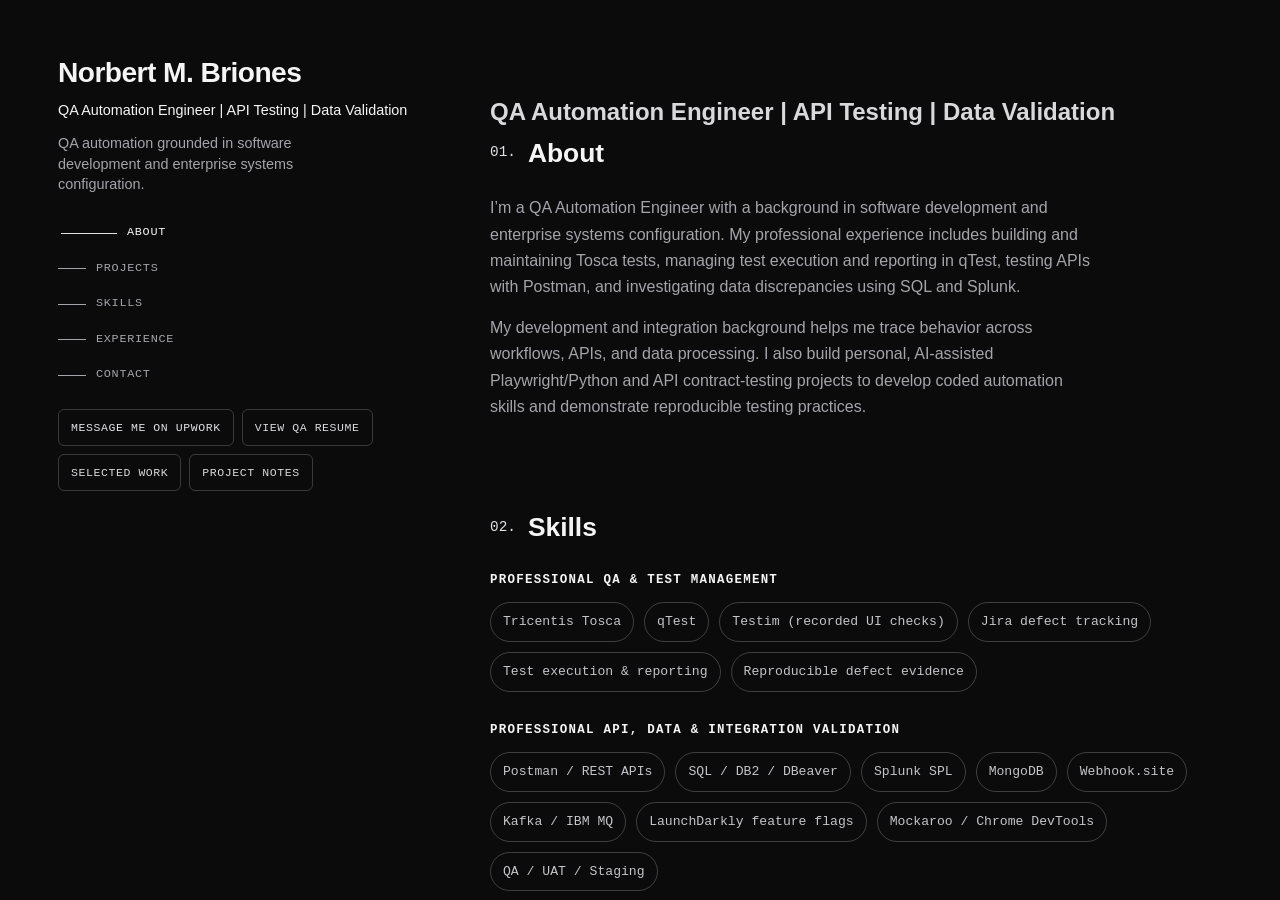
<file: index.html>
<!doctype html>
<html lang="en">
  <head>
    <meta charset="UTF-8" />
    <link rel="icon" type="image/svg+xml" href="./favicon.svg" />
    <meta name="viewport" content="width=device-width, initial-scale=1.0" />
    <title>Norbert Briones | QA Automation Engineer</title>
    <meta name="description" content="QA Automation Engineer focused on API testing, data validation, test management, and integration testing." />
    <script type="module" crossorigin src="./assets/main-DugrAKdp.js"></script>
    <link rel="stylesheet" crossorigin href="./assets/main-4YdyzbIc.css">
  </head>
  <body>
    <div class="layout" id="top">
      <aside class="sidebar">
        <a class="brand" href="#top">Norbert M. Briones</a>
        <p class="role">QA Automation Engineer | API Testing | Data Validation</p>
        <p class="intro-copy">
          QA automation grounded in software development and enterprise systems configuration.
        </p>

        <button class="nav-toggle" aria-label="Toggle section navigation" aria-expanded="false">Sections</button>

        <nav class="section-nav" aria-label="Primary" id="navList">
          <a href="#about">About</a>
          <a href="#projects">Projects</a>
          <a href="#skills">Skills</a>
          <a href="#experience">Experience</a>
          <a href="#contact">Contact</a>
        </nav>

        <div class="sidebar-actions">
          <a
            class="button"
            href="https://www.upwork.com/freelancers/~01d5706c32a021482e?mp_source=share"
            target="_blank"
            rel="noopener noreferrer"
          >
            Message me on Upwork
          </a>
          <a class="button button-outline" href="https://drive.google.com/file/d/1pd2W1pltBjJDShQycAM0wSuHgc9hG_6-/view?usp=sharing" target="_blank" rel="noopener noreferrer">View QA Resume</a>
          <a class="button button-outline" href="./case-studies.html">Selected Work</a>
          <a class="button button-outline" href="./documentation.html">Project Notes</a>
        </div>
      </aside>

      <main class="content">
        <section class="section" id="about">
          <h1 class="page-title">QA Automation Engineer | API Testing | Data Validation</h1>
          <h2><span class="section-index">01.</span> About</h2>
          <p>
            I’m a QA Automation Engineer with a background in software development and enterprise systems configuration. My professional experience includes building and maintaining Tosca tests, managing test execution and reporting in qTest, testing APIs with Postman, and investigating data discrepancies using SQL and Splunk.
          </p>
          <p>
            My development and integration background helps me trace behavior across workflows, APIs, and data processing. I also build personal, AI-assisted Playwright/Python and API contract-testing projects to develop coded automation skills and demonstrate reproducible testing practices.
          </p>
        </section>

        <section class="section" id="skills">
          <h2><span class="section-index">02.</span> Skills</h2>
          <div class="skill-groups">
            <div class="skill-group">
              <h3 class="skill-group-title">Professional QA &amp; Test Management</h3>
              <div class="chip-grid">
                <span class="chip">Tricentis Tosca</span>
                <span class="chip">qTest</span>
                <span class="chip">Testim (recorded UI checks)</span>
                <span class="chip">Jira defect tracking</span>
                <span class="chip">Test execution &amp; reporting</span>
                <span class="chip">Reproducible defect evidence</span>
              </div>
            </div>
            <div class="skill-group">
              <h3 class="skill-group-title">Professional API, Data &amp; Integration Validation</h3>
              <div class="chip-grid">
                <span class="chip">Postman / REST APIs</span>
                <span class="chip">SQL / DB2 / DBeaver</span>
                <span class="chip">Splunk SPL</span>
                <span class="chip">MongoDB</span>
                <span class="chip">Webhook.site</span>
                <span class="chip">Kafka / IBM MQ</span>
                <span class="chip">LaunchDarkly feature flags</span>
                <span class="chip">Mockaroo / Chrome DevTools</span>
                <span class="chip">QA / UAT / Staging</span>
              </div>
            </div>
            <div class="skill-group">
              <h3 class="skill-group-title">Personal QA Automation Projects</h3>
              <div class="chip-grid">
                <span class="chip">Playwright / Python</span>
                <span class="chip">pytest</span>
                <span class="chip">API contract testing</span>
                <span class="chip">JSON Schema</span>
                <span class="chip">GitHub Actions</span>
              </div>
            </div>
            <div class="skill-group">
              <h3 class="skill-group-title">Development &amp; Configuration Background</h3>
              <div class="chip-grid">
                <span class="chip">Java / JavaScript / Node.js</span>
                <span class="chip">Electron</span>
                <span class="chip">MariaDB</span>
                <span class="chip">Apache POI</span>
                <span class="chip">Visual Basic modernization</span>
                <span class="chip">Claims &amp; policy API workflows</span>
                <span class="chip">Environment configuration validation</span>
              </div>
            </div>
          </div>
        </section>

        <section class="section" id="projects">
          <h2><span class="section-index">03.</span> Personal QA Projects</h2>

          <article class="project-card">
            <div class="project-head">
              <h3>Playwright Python UI/API Test Framework</h3>
            </div>
            <p>A personal, AI-assisted QA project testing a local synthetic work-order app through its UI and API. It is a learning/demo project, not employer work, professional Playwright experience, or a production service.</p>
            <ul>
              <li>Exercises API, browser UI, cross-layer behavior, invalid transitions, isolated test state, and failure diagnostics.</li>
              <li>Hosted Windows and Ubuntu CI reports 56 passing test cases, including parameterized variations.</li>
            </ul>
          </article>

          <article class="project-card">
            <div class="project-head">
              <h3>API Contract Testing Suite</h3>
            </div>
            <p>A personal, AI-assisted learning project testing a read-only FastAPI catalog using independent JSON Schema contracts and exact-value assertions. It is not a production service.</p>
            <ul>
              <li>Covers response contracts, exact known values, errors, and controlled compatibility examples.</li>
              <li>Latest documented hosted CI reports 236 tests on both Windows and Ubuntu; the full practice course and automatic Lab 6 scoring are deferred.</li>
              <li>Test counts include parameterized cases and do not represent completed mastery or production readiness.</li>
            </ul>
          </article>

          <p>These projects are separate from my professional employment history. For details or a walkthrough, please message me through Upwork.</p>
        </section>

        <section class="section" id="experience">
          <h2><span class="section-index">04.</span> Professional Experience</h2>
          <div class="timeline">
            <article class="timeline-item">
              <p class="timeline-period">May 2026 — July 2026</p>
              <div>
                <h3>QA Automation Engineer</h3>
                <p>Eclaro · Rail logistics platform</p>
                <ul>
                  <li>Built and maintained automated test cases in Tricentis Tosca for a freight trip-planning platform.</li>
                  <li>Authored qTest cases, ran execution cycles, linked defects, built reports, and tracked issues in Jira.</li>
                  <li>Tested REST APIs with Postman, validating response payloads, error handling, and business rules.</li>
                  <li>Used DB2 SQL through DBeaver and Splunk queries to validate processing outcomes and investigate data discrepancies.</li>
                  <li>Validated legacy-to-modern regression comparisons, feature-flag behavior, and Kafka/IBM MQ message routing; documented reproducible defects and retested developer fixes.</li>
                </ul>
              </div>
            </article>

            <article class="timeline-item">
              <p class="timeline-period">2020 — May 2026</p>
              <div>
                <h3>Senior Configuration &amp; Systems Engineer</h3>
                <p>Eclaro · Enterprise insurance platform</p>
                <ul>
                  <li>Designed and maintained API workflows for claims and policy management.</li>
                  <li>Validated configurations across QA, UAT, and Staging to support environment promotions.</li>
                  <li>Used Testim to record and rerun UI checks; investigated stalled workflows and API mapping incompatibilities.</li>
                  <li>Refactored field mapping, UUID handling, and post-processing logic; trained QA and configuration colleagues and supported issue investigations.</li>
                </ul>
              </div>
            </article>

            <article class="timeline-item">
              <p class="timeline-period">2018 — 2020</p>
              <div>
                <h3>Senior Programmer / Implementation Lead</h3>
                <p>Software Ventures International (SVI)</p>
                <ul>
                  <li>Modernized legacy Visual Basic banking workflows with an Electron/Node.js desktop application.</li>
                  <li>Integrated OCR, MariaDB REST services, and branch synchronization to support distributed operations.</li>
                  <li>Automated Excel reporting with Apache POI and supported implementation and platform maintenance.</li>
                </ul>
              </div>
            </article>

            <article class="timeline-item">
              <p class="timeline-period">2016 — 2017</p>
              <div>
                <h3>Technical Support Representative</h3>
                <p>Convergys Philippines · U.S. telecommunications account</p>
                <ul><li>Diagnosed technical issues, reproduced faults, and escalated cases.</li></ul>
              </div>
            </article>
          </div>
        </section>

        <section class="section" id="contact">
          <h2><span class="section-index">05.</span> Contact</h2>
          <p>For QA automation, API testing, and data validation opportunities, please message me through Upwork.</p>
          <a class="button" href="https://www.upwork.com/freelancers/~01d5706c32a021482e?mp_source=share" target="_blank" rel="noopener noreferrer">View my Upwork profile</a>
        </section>

        <footer class="site-footer">
          <span>© <span id="year"></span> Norbert M. Briones • Upwork Portfolio</span>
        </footer>
      </main>
    </div>

  </body>
</html>
</file>
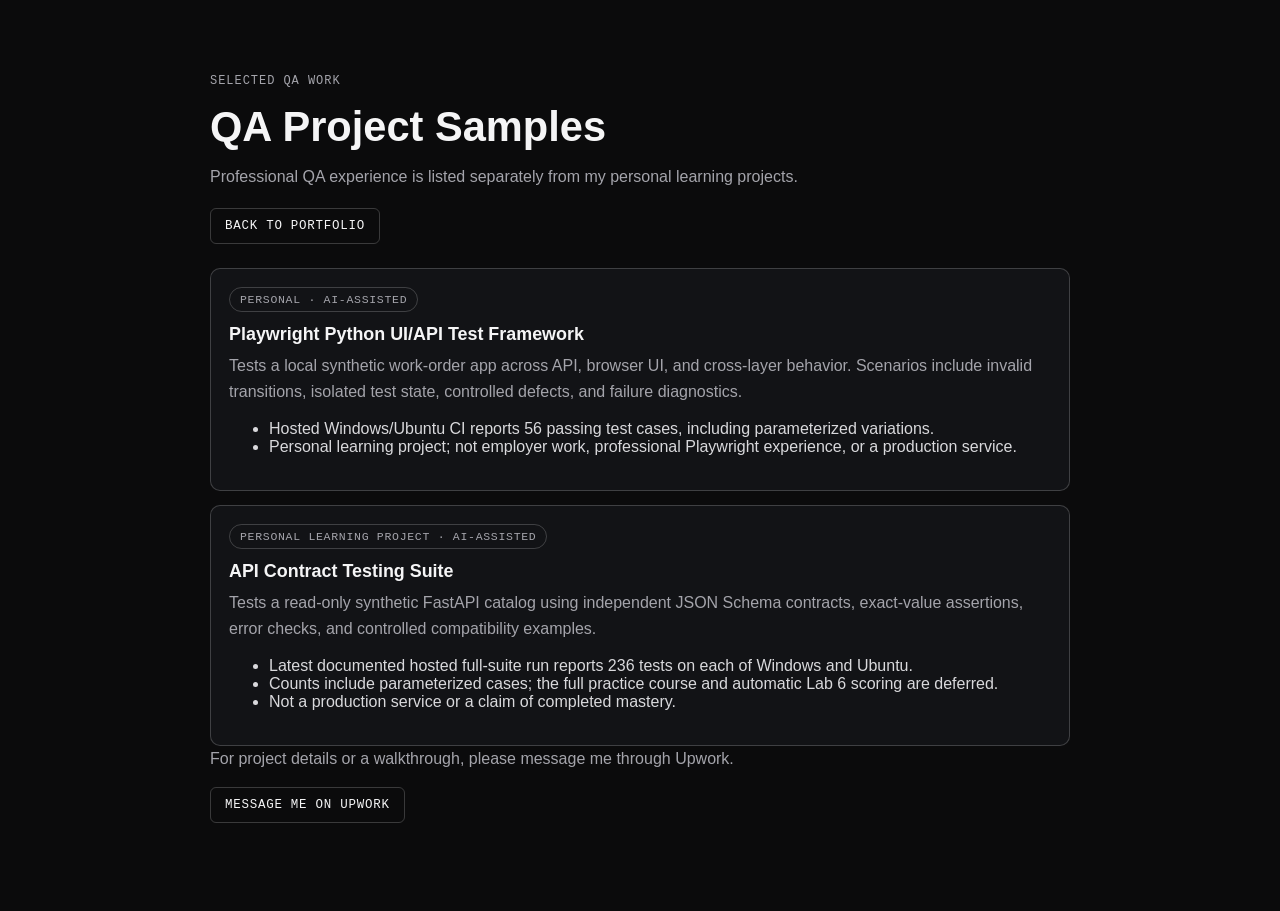
<file: ai-refactor-showcase.html>
<!doctype html>
<html lang="en">
  <head>
    <meta charset="UTF-8" />
    <meta name="viewport" content="width=device-width, initial-scale=1.0" />
    <meta http-equiv="refresh" content="0; url=./case-studies.html" />
    <link rel="canonical" href="./case-studies.html" />
    <title>QA Project Samples • Norbert Briones</title>
  </head>
  <body>
    <main>
      <h1>Project page moved</h1>
      <p>This Upwork variant features personal QA project summaries.</p>
      <a href="./case-studies.html">View QA project samples</a>
    </main>
  </body>
</html>
</file>
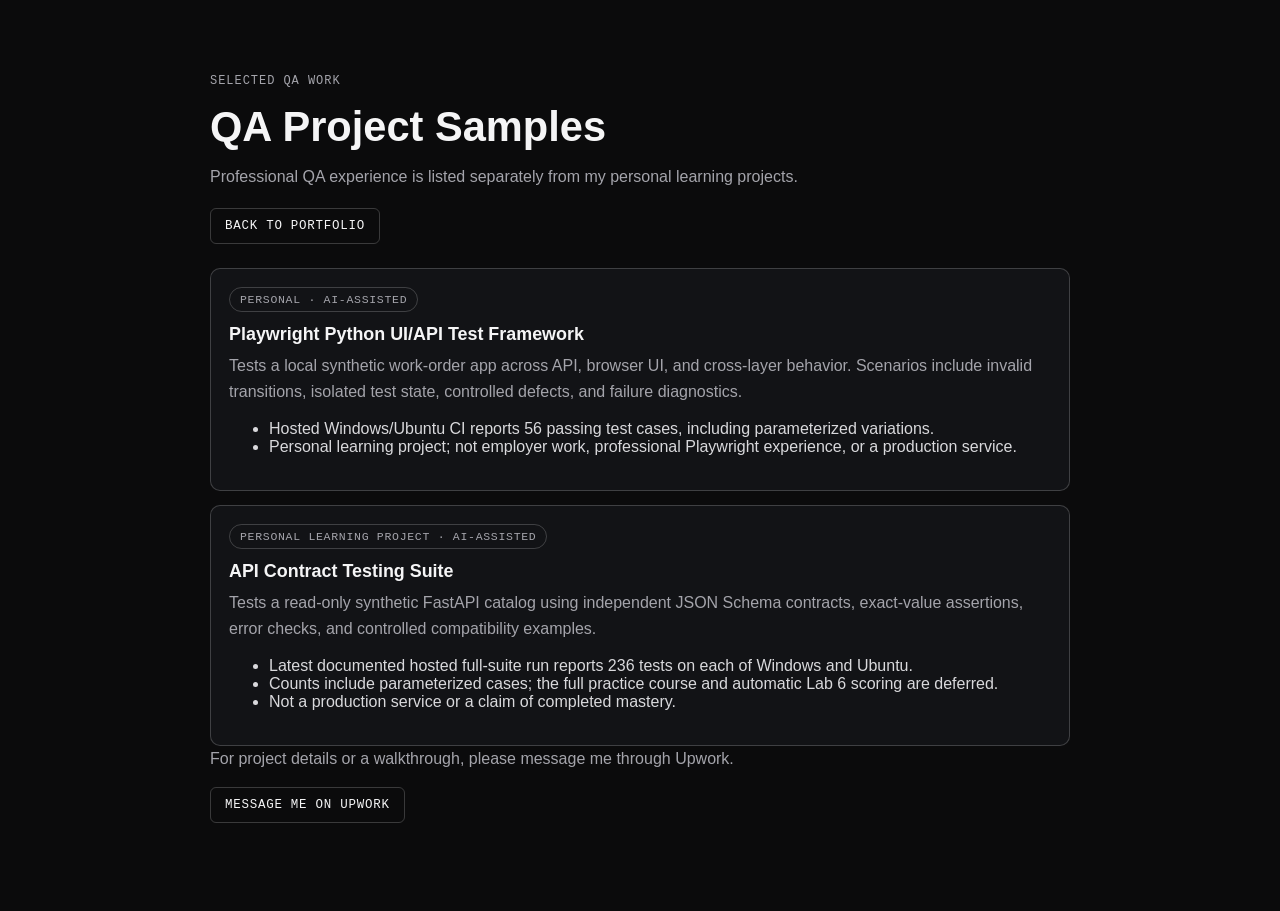
<file: case-studies.html>
<!doctype html>
<html lang="en">
  <head>
    <meta charset="UTF-8" />
    <meta name="viewport" content="width=device-width, initial-scale=1.0" />
    <meta name="description" content="Upwork portfolio QA project samples." />
    <title>QA Project Samples • Norbert Briones</title>
    <link rel="icon" type="image/svg+xml" href="./favicon.svg" />
    <link rel="stylesheet" href="./case-studies.css" />
  </head>
  <body>
    <main class="showcase">
      <header class="hero">
        <p class="eyebrow">Selected QA Work</p>
        <h1>QA Project Samples</h1>
        <p>Professional QA experience is listed separately from my personal learning projects.</p>
        <a class="back-link" href="./index.html">Back to Portfolio</a>
      </header>

      <section class="cases" aria-label="Personal QA projects">
        <article class="case-card">
          <span class="status-chip">Personal · AI-assisted</span>
          <h2>Playwright Python UI/API Test Framework</h2>
          <p>Tests a local synthetic work-order app across API, browser UI, and cross-layer behavior. Scenarios include invalid transitions, isolated test state, controlled defects, and failure diagnostics.</p>
          <ul>
            <li>Hosted Windows/Ubuntu CI reports 56 passing test cases, including parameterized variations.</li>
            <li>Personal learning project; not employer work, professional Playwright experience, or a production service.</li>
          </ul>
        </article>

        <article class="case-card">
          <span class="status-chip">Personal learning project · AI-assisted</span>
          <h2>API Contract Testing Suite</h2>
          <p>Tests a read-only synthetic FastAPI catalog using independent JSON Schema contracts, exact-value assertions, error checks, and controlled compatibility examples.</p>
          <ul>
            <li>Latest documented hosted full-suite run reports 236 tests on each of Windows and Ubuntu.</li>
            <li>Counts include parameterized cases; the full practice course and automatic Lab 6 scoring are deferred.</li>
            <li>Not a production service or a claim of completed mastery.</li>
          </ul>
        </article>
      </section>

      <footer class="hero">
        <p>For project details or a walkthrough, please message me through Upwork.</p>
        <a class="case-link" href="https://www.upwork.com/freelancers/~01d5706c32a021482e?mp_source=share" target="_blank" rel="noopener noreferrer">Message me on Upwork</a>
      </footer>
    </main>
  </body>
</html>
</file>
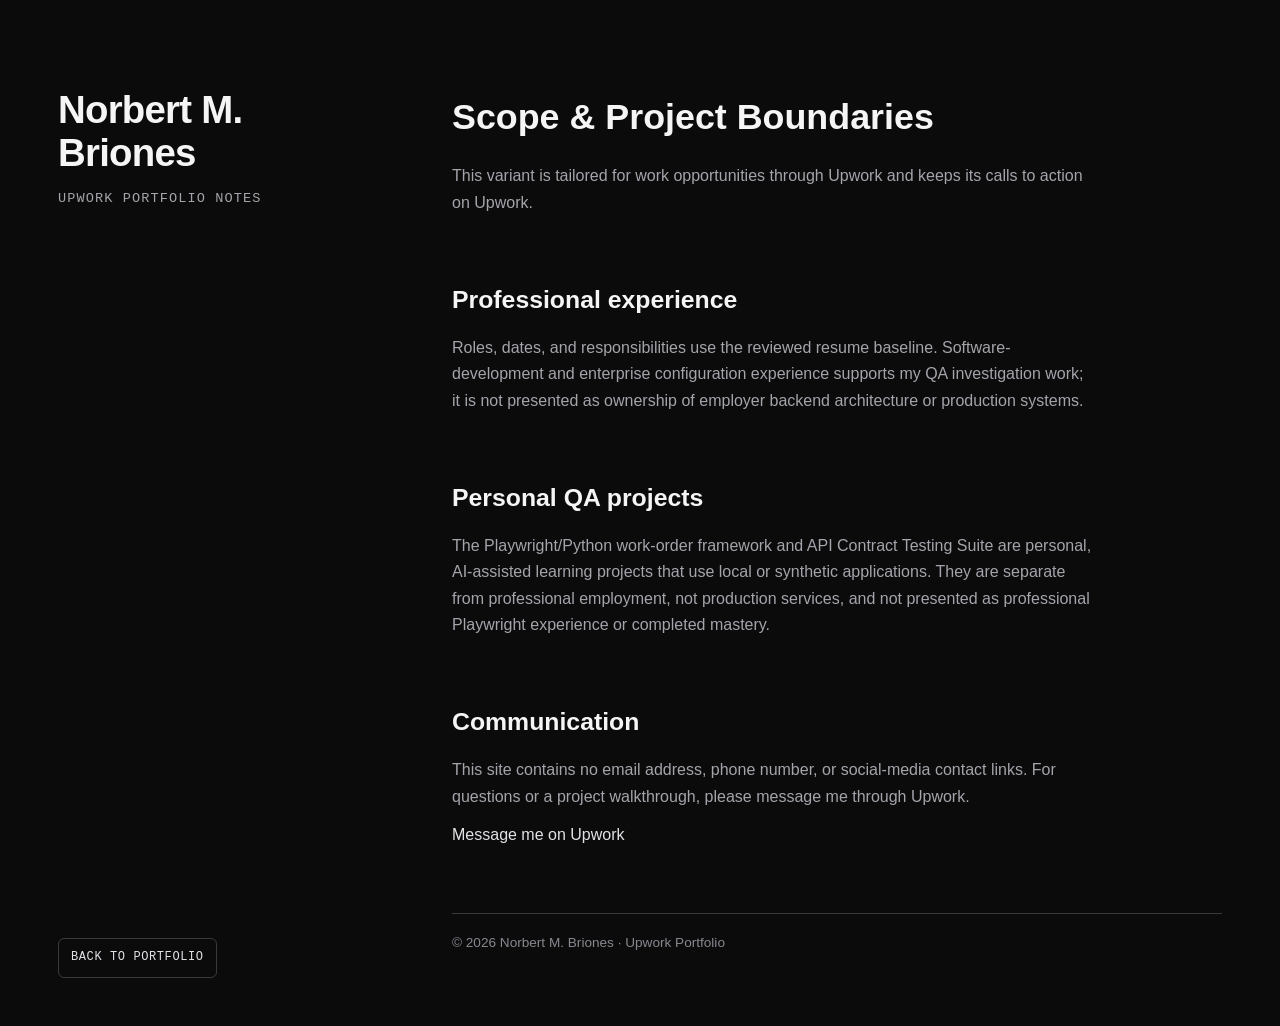
<file: documentation.html>
<!doctype html>
<html lang="en">
  <head>
    <meta charset="UTF-8" />
    <meta name="viewport" content="width=device-width, initial-scale=1.0" />
    <meta name="description" content="Scope and boundaries for this Upwork-focused QA Automation portfolio." />
    <title>Upwork Portfolio Notes • Norbert Briones</title>
    <link rel="icon" type="image/svg+xml" href="./favicon.svg" />
    <link rel="stylesheet" href="./documentation.css" />
  </head>
  <body>
    <div class="docs-layout" id="top">
      <aside class="docs-sidebar">
        <a class="docs-brand" href="./index.html">Norbert M. Briones</a>
        <p class="docs-subtitle">Upwork Portfolio Notes</p>
        <div class="docs-actions">
          <a href="./index.html">Back to Portfolio</a>
        </div>
      </aside>

      <main class="docs-content">
        <section class="docs-section">
          <h1>Scope &amp; Project Boundaries</h1>
          <p>This variant is tailored for work opportunities through Upwork and keeps its calls to action on Upwork.</p>
        </section>

        <section class="docs-section">
          <h2>Professional experience</h2>
          <p>Roles, dates, and responsibilities use the reviewed resume baseline. Software-development and enterprise configuration experience supports my QA investigation work; it is not presented as ownership of employer backend architecture or production systems.</p>
        </section>

        <section class="docs-section">
          <h2>Personal QA projects</h2>
          <p>The Playwright/Python work-order framework and API Contract Testing Suite are personal, AI-assisted learning projects that use local or synthetic applications. They are separate from professional employment, not production services, and not presented as professional Playwright experience or completed mastery.</p>
        </section>

        <section class="docs-section">
          <h2>Communication</h2>
          <p>This site contains no email address, phone number, or social-media contact links. For questions or a project walkthrough, please message me through Upwork.</p>
          <a class="button button-outline" href="https://www.upwork.com/freelancers/~01d5706c32a021482e?mp_source=share" target="_blank" rel="noopener noreferrer">Message me on Upwork</a>
        </section>

        <footer class="docs-footer">
          <span>© <span id="year"></span> Norbert M. Briones · Upwork Portfolio</span>
        </footer>
      </main>
    </div>

    <script>
      const year = document.querySelector('#year');
      if (year) year.textContent = new Date().getFullYear();
    </script>
  </body>
</html>
</file>
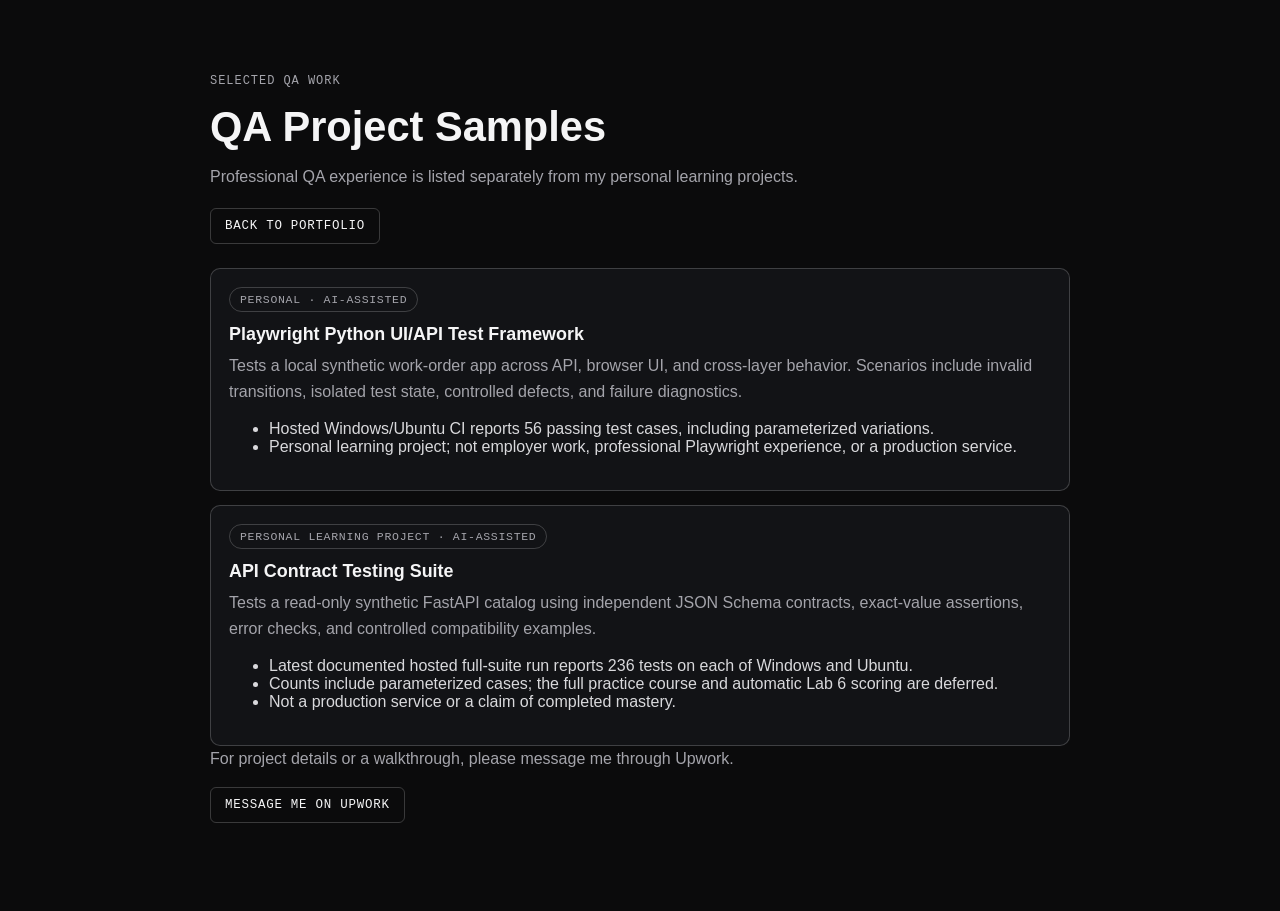
<file: insurtech-prototype.html>
<!doctype html>
<html lang="en">
  <head>
    <meta charset="UTF-8" />
    <meta name="viewport" content="width=device-width, initial-scale=1.0" />
    <meta http-equiv="refresh" content="0; url=./case-studies.html" />
    <link rel="canonical" href="./case-studies.html" />
    <title>QA Project Samples • Norbert Briones</title>
    <link rel="icon" type="image/svg+xml" href="./favicon.svg" />
  </head>
  <body>
    <main>
      <h1>Project page moved</h1>
      <p>This Upwork variant features personal QA project summaries.</p>
      <a href="./case-studies.html">View QA project samples</a>
    </main>
  </body>
</html>
</file>
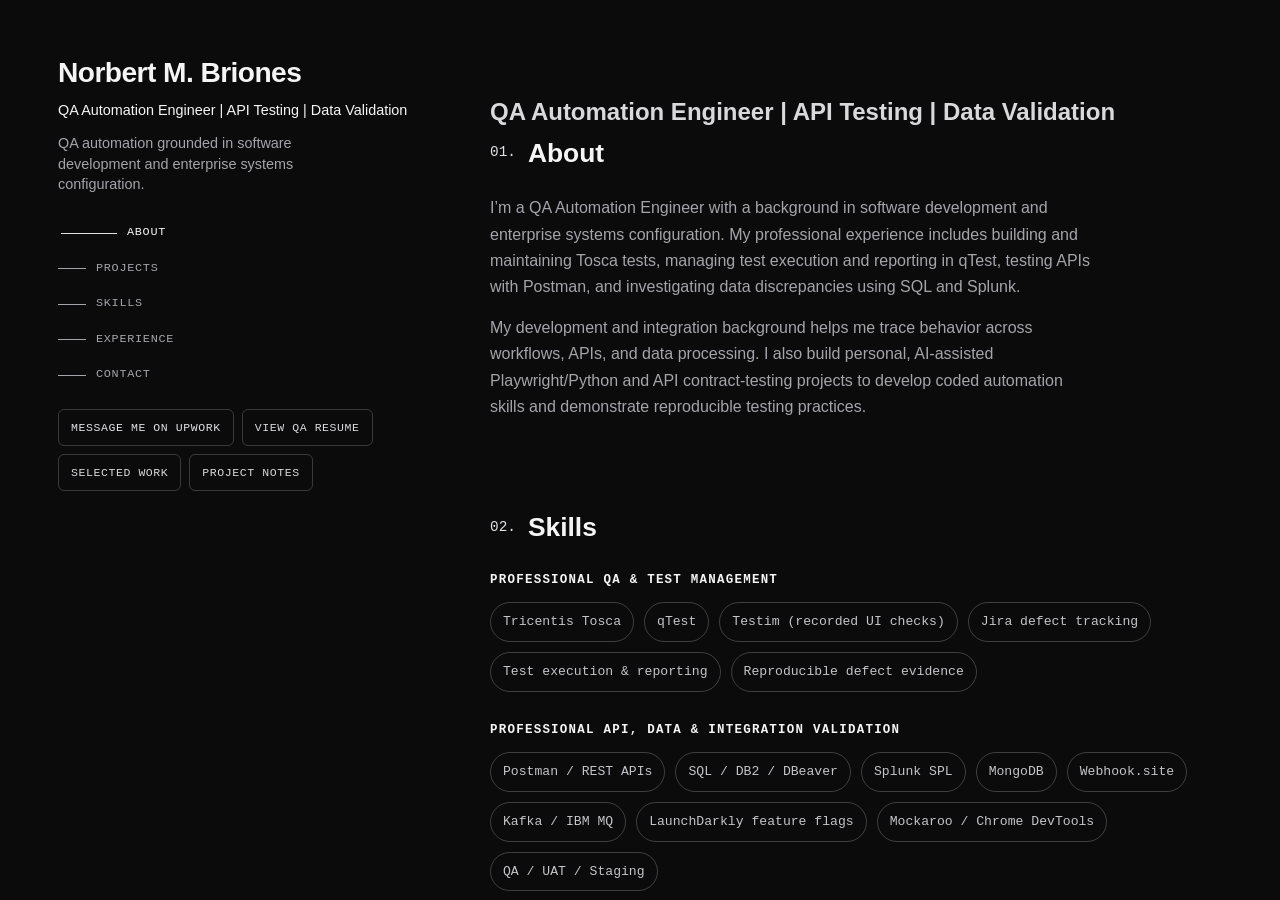
<file: old-software-showcase.html>
<!doctype html>
<html lang="en">
  <head>
    <meta charset="UTF-8" />
    <meta name="viewport" content="width=device-width, initial-scale=1.0" />
    <meta http-equiv="refresh" content="0; url=./index.html" />
    <link rel="canonical" href="./index.html" />
    <title>Upwork Portfolio • Norbert Briones</title>
  </head>
  <body>
    <main>
      <h1>Portfolio moved</h1>
      <p>This Upwork portfolio has one current version.</p>
      <a href="./index.html">Open the QA Automation Engineer portfolio</a>
    </main>
  </body>
</html>
</file>
<file: assets/main-4YdyzbIc.css>
:root{--bg:#0b0b0c;--surface:#17181b;--surface-2:#121316;--text:#d9d9dc;--heading:#f5f5f6;--muted:#a4a4ab;--accent:#e2e2e6;--border:#f5f5f633;--font-sans:Inter, "Segoe UI", Roboto, Helvetica, Arial, sans-serif;--font-mono:"SFMono-Regular", Consolas, "Liberation Mono", Menlo, monospace}*{box-sizing:border-box}html,body{margin:0;padding:0}body{background:var(--bg);height:100vh;color:var(--text);font-family:var(--font-sans);line-height:1.65;overflow:hidden}a{color:inherit;text-decoration:none}a:focus-visible,button:focus-visible,select:focus-visible{outline:2px solid var(--accent);outline-offset:3px}h1,h2,h3,p,ul{margin:0}.layout{grid-template-columns:minmax(280px,360px) minmax(0,1fr);gap:72px;max-width:1220px;height:100vh;margin:0 auto;padding:0 28px;display:grid}.sidebar{flex-direction:column;height:100vh;padding:88px 0 48px;display:flex;position:sticky;top:0;overflow:hidden}.brand{color:var(--heading);letter-spacing:-.02em;font-size:clamp(1.7rem,3vw,2.3rem);font-weight:700;line-height:1.1}.role{color:var(--heading);margin-top:14px;font-size:1rem;font-weight:500}.intro-copy{color:var(--muted);max-width:30ch;margin-top:16px}.nav-toggle{border:1px solid var(--border);width:fit-content;color:var(--accent);font-family:var(--font-mono);letter-spacing:.05em;text-transform:uppercase;background:0 0;border-radius:999px;margin-top:28px;padding:8px 14px;font-size:.78rem;display:none}.section-nav{gap:12px;margin-top:42px;display:grid}.section-nav a{width:fit-content;color:var(--muted);font-family:var(--font-mono);letter-spacing:.08em;text-transform:uppercase;align-items:center;gap:10px;padding:4px 0;font-size:.82rem;transition:color .2s,transform .2s;display:inline-flex}.section-nav a:before{content:"";background:var(--muted);width:28px;height:1px;transition:width .2s,background-color .2s}.section-nav a:hover,.section-nav a.active{color:var(--heading);transform:translate(3px)}.section-nav a:hover:before,.section-nav a.active:before{background:var(--accent);width:56px}.sidebar-actions{flex-wrap:wrap;gap:10px;margin-top:42px;display:flex}.button{border:1px solid var(--border);color:var(--accent);font-family:var(--font-mono);letter-spacing:.05em;text-transform:uppercase;border-radius:6px;padding:10px 16px;font-size:.78rem;transition:background-color .2s,color .2s}.button:hover{background:#f5f5f61a}.button:focus-visible,.nav-toggle:focus-visible,.section-nav a:focus-visible,.socials a:focus-visible,.version-switch select:focus-visible{background:#f5f5f614}.button-outline{color:var(--text)}.button-outline:hover{color:var(--accent)}.button-icon{justify-content:center;align-items:center;width:40px;height:40px;padding:0;display:inline-flex}.button-icon svg{width:22px;height:20px}.button-icon img{object-fit:contain;width:22px;height:22px;display:block}.socials{flex-wrap:wrap;gap:14px;margin-top:18px;padding-top:0;display:flex}.socials a{color:var(--muted);font-size:.95rem}.socials a:hover{color:var(--heading)}.version-switch{align-items:center;gap:10px;margin-top:auto;display:flex}.version-switch label{color:var(--muted);font-family:var(--font-mono);text-transform:uppercase;letter-spacing:.08em;font-size:.74rem}.version-switch select{border:1px solid var(--border);background:var(--surface-2);color:var(--heading);font-family:var(--font-mono);border-radius:6px;padding:7px 10px;font-size:.75rem}@media (height<=900px) and (width>=1025px){.sidebar{padding:58px 0 24px}.brand{font-size:clamp(1.45rem,2.2vw,1.95rem)}.role{margin-top:10px;font-size:.9rem}.intro-copy{max-width:34ch;margin-top:10px;font-size:.9rem;line-height:1.45}.section-nav{gap:8px;margin-top:24px}.section-nav a{letter-spacing:.06em;font-size:.74rem}.sidebar-actions{gap:8px;margin-top:20px}.button{padding:8px 12px;font-size:.72rem}.socials{gap:10px;margin-top:12px}.socials a{font-size:.86rem}.version-switch{gap:8px;margin-top:auto}.version-switch label,.version-switch select{font-size:.68rem}}@media (height<=760px) and (width>=1025px){.sidebar{padding:36px 0 16px}.brand{font-size:1.35rem}.role{font-size:.82rem}.intro-copy{margin-top:8px;font-size:.82rem;line-height:1.4}.section-nav{margin-top:16px}.section-nav a:before{width:20px}.section-nav a:hover:before,.section-nav a.active:before{width:38px}.button{padding:7px 10px;font-size:.66rem}.socials a{font-size:.8rem}.version-switch select{padding:5px 8px}}.content{height:100vh;padding:92px 0 72px;overflow:hidden auto}.section{margin-bottom:86px;scroll-margin-top:40px}h2{color:var(--heading);align-items:center;gap:12px;margin-bottom:20px;font-size:clamp(1.3rem,2.3vw,1.65rem);display:flex}.section-index{color:var(--accent);font-family:var(--font-mono);font-size:.9rem;font-weight:500}.section p{color:var(--muted);max-width:68ch;margin-bottom:14px}.chip-grid{flex-wrap:wrap;gap:10px;display:flex}.chip{color:#c4c4c9;font-size:.82rem;font-family:var(--font-mono);border:1px solid #f5f5f638;border-radius:999px;padding:8px 12px}.skill-groups{gap:28px;display:grid}.skill-group-title{color:var(--heading);font-family:var(--font-mono);letter-spacing:.1em;text-transform:uppercase;margin-bottom:12px;font-size:.78rem}.project-card{background:var(--surface-2);border:1px solid #f5f5f624;border-radius:10px;margin-bottom:14px;padding:22px;transition:border-color .2s,transform .2s}.project-card:hover{border-color:#f5f5f659;transform:translateY(-2px)}.project-head{justify-content:space-between;align-items:flex-start;gap:12px;margin-bottom:8px;display:flex}.project-head h3{color:var(--heading);font-size:1.08rem}.project-links{flex-wrap:wrap;gap:12px;display:flex}.project-links a{color:#ededf0;font-family:var(--font-mono);text-transform:uppercase;letter-spacing:.06em;font-size:.75rem}.project-card ul{color:var(--muted);margin-top:10px;padding-left:18px}.project-card li{margin:6px 0}.timeline{gap:14px;display:grid}.timeline-item{border:1px solid #0000;border-radius:10px;grid-template-columns:130px minmax(0,1fr);gap:18px;padding:18px;transition:border-color .2s;display:grid}.timeline-item:hover{background:#f5f5f608;border-color:#f5f5f638}.timeline-period{color:var(--muted);font-family:var(--font-mono);letter-spacing:.04em;text-transform:uppercase;padding-top:2px;font-size:.78rem}.timeline-item h3{color:var(--heading);margin-bottom:8px;font-size:1rem}.timeline-item ul{color:var(--muted);margin-top:8px;padding-left:18px}.timeline-item li{margin:6px 0}.contact-list{flex-direction:column;gap:8px;display:flex}.contact-list a,.contact-list span{color:var(--muted)}.contact-list a:hover{color:var(--accent)}.site-footer{color:#88888f;margin-top:40px;padding-bottom:26px;font-size:.86rem}@media (width<=1024px){body{height:auto;min-height:100vh;overflow:auto}.layout{grid-template-columns:1fr;gap:0;height:auto}.sidebar{height:auto;min-height:auto;padding:56px 0 18px;position:static;overflow:visible}.intro-copy{max-width:60ch}.nav-toggle{display:inline-flex}.section-nav{opacity:0;max-height:0;margin-top:18px;transition:max-height .25s,opacity .25s;overflow:hidden}.section-nav.is-open{opacity:1;max-height:320px}.sidebar-actions{margin-top:22px}.socials{margin-top:22px;padding-top:0}.version-switch{margin-top:14px}.content{height:auto;padding:12px 0 52px;overflow:visible}.section{margin-bottom:64px}}@media (width<=720px){.layout{padding:0 18px}.brand{font-size:2rem}.timeline-item{grid-template-columns:1fr;gap:8px}.project-head{flex-direction:column}}
</file>
<file: case-studies.css>
:root {
  --bg: #0b0b0c;
  --surface: #121316;
  --text: #d9d9dc;
  --heading: #f5f5f6;
  --muted: #a4a4ab;
  --border: rgba(245, 245, 246, 0.2);
  --font-sans: Inter, 'Segoe UI', Roboto, Helvetica, Arial, sans-serif;
  --font-mono: 'SFMono-Regular', Consolas, 'Liberation Mono', Menlo, monospace;
}

* {
  box-sizing: border-box;
}

body {
  margin: 0;
  min-height: 100vh;
  background: var(--bg);
  color: var(--text);
  font-family: var(--font-sans);
}

.showcase {
  width: min(860px, 100% - 48px);
  margin: 0 auto;
  padding: 72px 0 64px;
}

.hero {
  max-width: 70ch;
  margin-bottom: 24px;
}

.eyebrow {
  margin: 0;
  color: var(--muted);
  font-family: var(--font-mono);
  font-size: 0.75rem;
  text-transform: uppercase;
  letter-spacing: 0.08em;
}

h1 {
  margin: 12px 0 14px;
  color: var(--heading);
  font-size: clamp(2rem, 4vw, 2.6rem);
  line-height: 1.1;
}

.hero p {
  margin: 0;
  color: var(--muted);
  line-height: 1.65;
}

.back-link,
.case-link {
  display: inline-flex;
  border: 1px solid var(--border);
  border-radius: 6px;
  padding: 10px 14px;
  color: var(--heading);
  text-decoration: none;
  font-family: var(--font-mono);
  font-size: 0.78rem;
  text-transform: uppercase;
  letter-spacing: 0.06em;
}

.back-link {
  margin-top: 18px;
}

.back-link:hover,
.case-link:hover {
  background: rgba(245, 245, 246, 0.1);
}

.cases {
  display: grid;
  gap: 14px;
}

.case-card {
  background: var(--surface);
  border: 1px solid var(--border);
  border-radius: 10px;
  padding: 18px;
}

.case-card h2 {
  margin: 0 0 8px;
  color: var(--heading);
  font-size: 1.12rem;
}

.case-card p {
  margin: 0;
  color: var(--muted);
  line-height: 1.6;
}

.case-link {
  margin-top: 14px;
}

.case-card-featured {
  background:
    radial-gradient(circle at top right, rgba(95, 225, 171, 0.12), transparent 34%),
    linear-gradient(180deg, rgba(255, 255, 255, 0.02), rgba(255, 255, 255, 0));
}

.status-chip {
  display: inline-flex;
  margin-bottom: 12px;
  border: 1px solid var(--border);
  border-radius: 999px;
  padding: 5px 10px;
  color: var(--muted);
  font-family: var(--font-mono);
  font-size: 0.72rem;
  text-transform: uppercase;
  letter-spacing: 0.06em;
}

@media (max-width: 760px) {
  .showcase {
    width: min(860px, 100% - 32px);
    padding: 56px 0 48px;
  }
}
</file>
<file: documentation.css>
:root {
  --bg: #0b0b0c;
  --panel: #17181b;
  --panel-2: #121316;
  --text: #d9d9dc;
  --heading: #f5f5f6;
  --muted: #a4a4ab;
  --accent: #e2e2e6;
  --border: rgba(245, 245, 246, 0.2);

  --font-sans: Inter, 'Segoe UI', Roboto, Helvetica, Arial, sans-serif;
  --font-mono: 'SFMono-Regular', Consolas, 'Liberation Mono', Menlo, monospace;
}

* {
  box-sizing: border-box;
}

html,
body {
  margin: 0;
  padding: 0;
}

body {
  min-height: 100vh;
  background: var(--bg);
  color: var(--text);
  font-family: var(--font-sans);
  line-height: 1.65;
}

a {
  color: var(--accent);
  text-decoration: none;
}

a:focus-visible,
select:focus-visible {
  outline: 2px solid var(--accent);
  outline-offset: 3px;
}

a:hover {
  opacity: 0.9;
}

h1,
h2,
h3,
p,
ul,
ol {
  margin: 0;
}

.docs-layout {
  max-width: 1220px;
  margin: 0 auto;
  padding: 0 28px;
  display: grid;
  grid-template-columns: minmax(270px, 330px) minmax(0, 1fr);
  gap: 64px;
}

.docs-sidebar {
  min-height: 100vh;
  position: sticky;
  top: 0;
  padding: 88px 0 48px;
  display: flex;
  flex-direction: column;
}

.docs-brand {
  color: var(--heading);
  font-size: clamp(1.8rem, 3.5vw, 2.4rem);
  font-weight: 700;
  line-height: 1.12;
  letter-spacing: -0.02em;
}

.docs-subtitle {
  margin-top: 14px;
  color: var(--muted);
  font-family: var(--font-mono);
  font-size: 0.85rem;
  text-transform: uppercase;
  letter-spacing: 0.08em;
}

.docs-nav {
  margin-top: 34px;
  display: grid;
  gap: 10px;
}

.docs-nav a {
  width: fit-content;
  color: var(--muted);
  font-family: var(--font-mono);
  font-size: 0.82rem;
  text-transform: uppercase;
  letter-spacing: 0.08em;
  display: inline-flex;
  align-items: center;
  gap: 10px;
}

.docs-nav a::before {
  content: '';
  width: 24px;
  height: 1px;
  background: var(--muted);
}

.docs-nav a:hover,
.docs-nav a:focus-visible {
  color: var(--heading);
}

.docs-nav a:hover::before,
.docs-nav a:focus-visible::before {
  background: var(--accent);
  width: 48px;
}

.docs-actions {
  margin-top: auto;
  display: flex;
  flex-wrap: wrap;
  gap: 10px;
}

.docs-actions a {
  border: 1px solid var(--border);
  border-radius: 6px;
  padding: 9px 12px;
  font-family: var(--font-mono);
  font-size: 0.75rem;
  text-transform: uppercase;
  letter-spacing: 0.05em;
}

.docs-actions a:hover {
  background: rgba(245, 245, 246, 0.1);
}

.docs-version-switch {
  margin-top: 16px;
  display: flex;
  align-items: center;
  gap: 10px;
}

.docs-version-switch label {
  color: var(--muted);
  font-family: var(--font-mono);
  font-size: 0.74rem;
  text-transform: uppercase;
  letter-spacing: 0.08em;
}

.docs-version-switch select {
  border: 1px solid var(--border);
  background: var(--panel-2);
  color: var(--heading);
  border-radius: 6px;
  padding: 7px 10px;
  font-family: var(--font-mono);
  font-size: 0.75rem;
}

.docs-content {
  padding: 88px 0 72px;
}

.docs-section {
  margin-bottom: 64px;
}

.docs-section h1 {
  color: var(--heading);
  font-size: clamp(1.8rem, 2.8vw, 2.25rem);
  margin-bottom: 16px;
}

.docs-section h2 {
  color: var(--heading);
  font-size: clamp(1.22rem, 2.2vw, 1.55rem);
  margin-bottom: 14px;
}

.docs-section h3 {
  color: var(--heading);
  font-size: 1rem;
  margin: 18px 0 12px;
}

.docs-section p {
  color: var(--muted);
  margin-bottom: 12px;
  max-width: 72ch;
}

.docs-section ul,
.docs-section ol {
  color: var(--muted);
  padding-left: 20px;
}

.docs-section li {
  margin: 8px 0;
}

.docs-section code {
  font-family: var(--font-mono);
  font-size: 0.9em;
  color: var(--heading);
  background: rgba(245, 245, 246, 0.08);
  border: 1px solid rgba(245, 245, 246, 0.2);
  padding: 1px 6px;
  border-radius: 6px;
}

.docs-footer {
  border-top: 1px solid rgba(245, 245, 246, 0.2);
  padding-top: 18px;
  color: #88888f;
  font-size: 0.85rem;
}

@media (max-width: 1024px) {
  .docs-layout {
    grid-template-columns: 1fr;
    gap: 0;
  }

  .docs-sidebar {
    position: static;
    min-height: auto;
    padding: 52px 0 24px;
  }

  .docs-nav {
    grid-template-columns: repeat(2, minmax(0, 1fr));
    gap: 8px 12px;
  }

  .docs-content {
    padding: 12px 0 52px;
  }
}

@media (max-width: 720px) {
  .docs-layout {
    padding: 0 18px;
  }

  .docs-nav {
    grid-template-columns: 1fr;
  }
}
</file>
